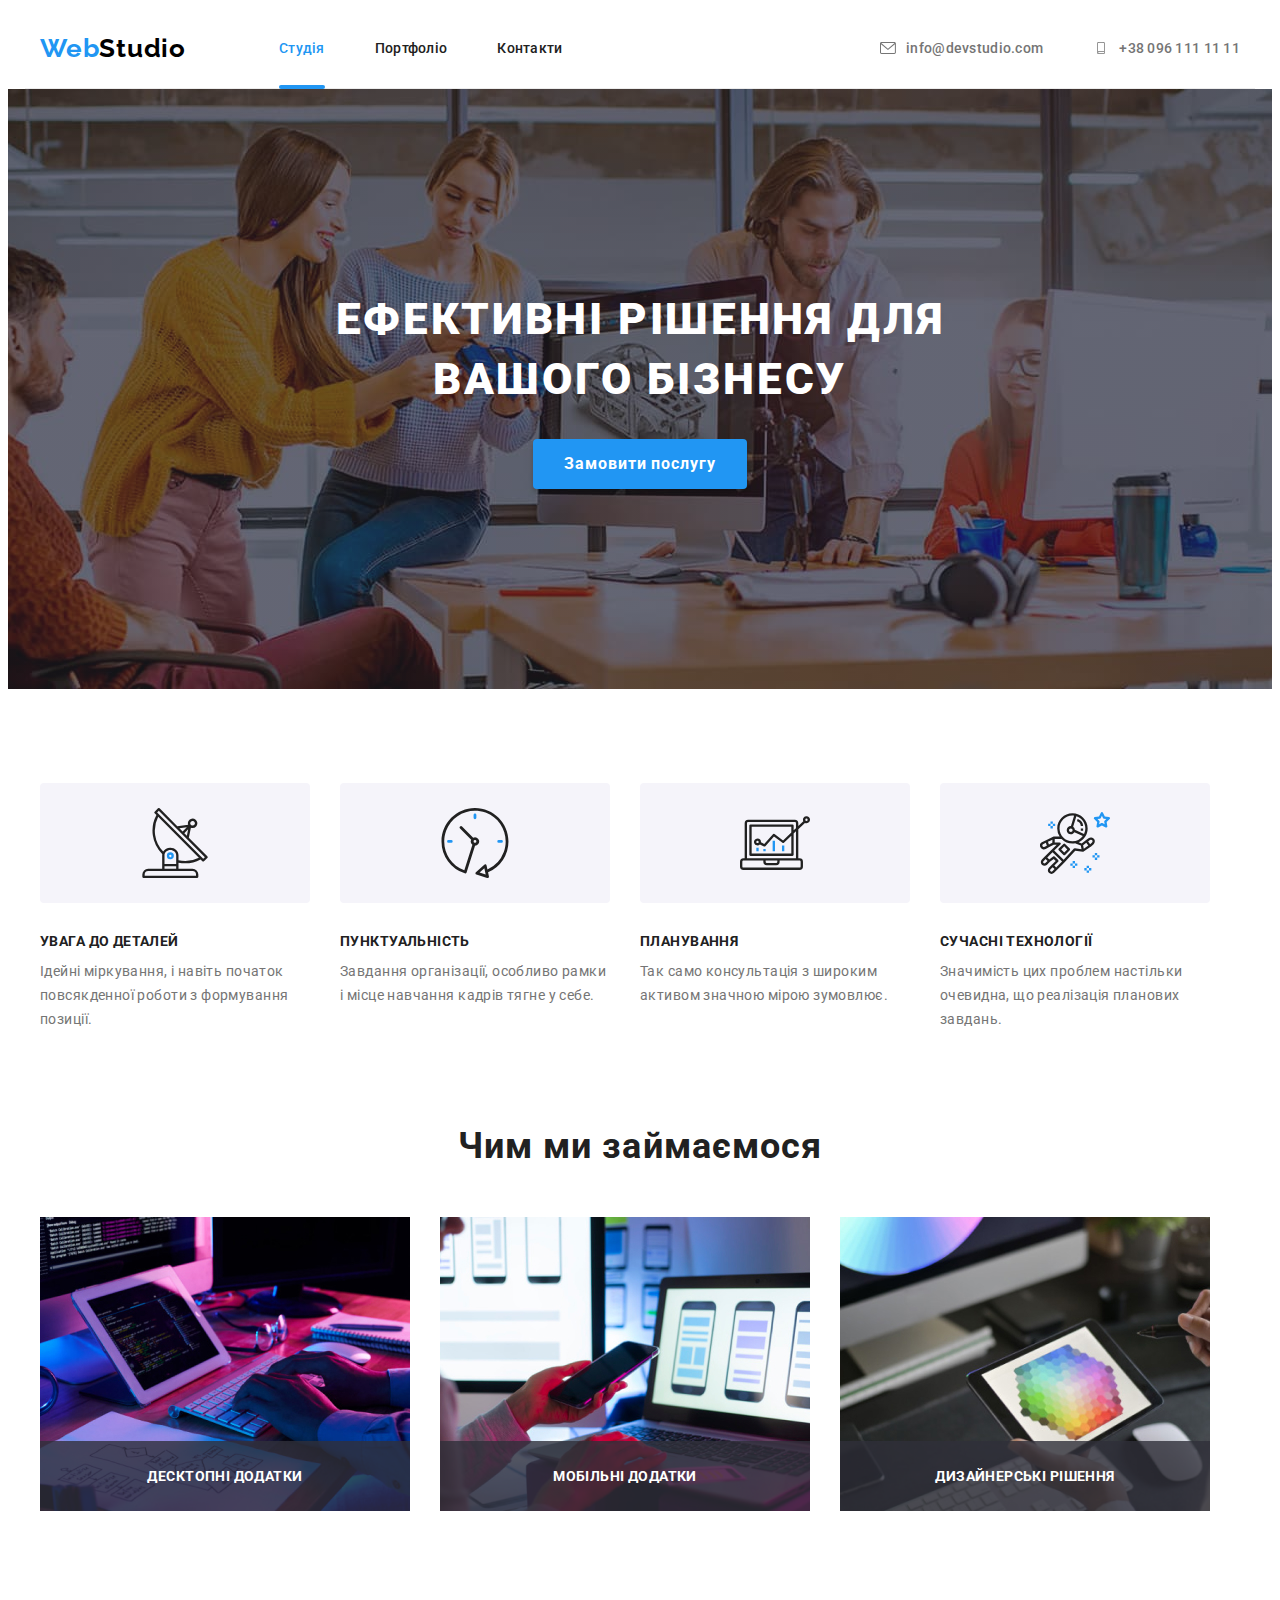
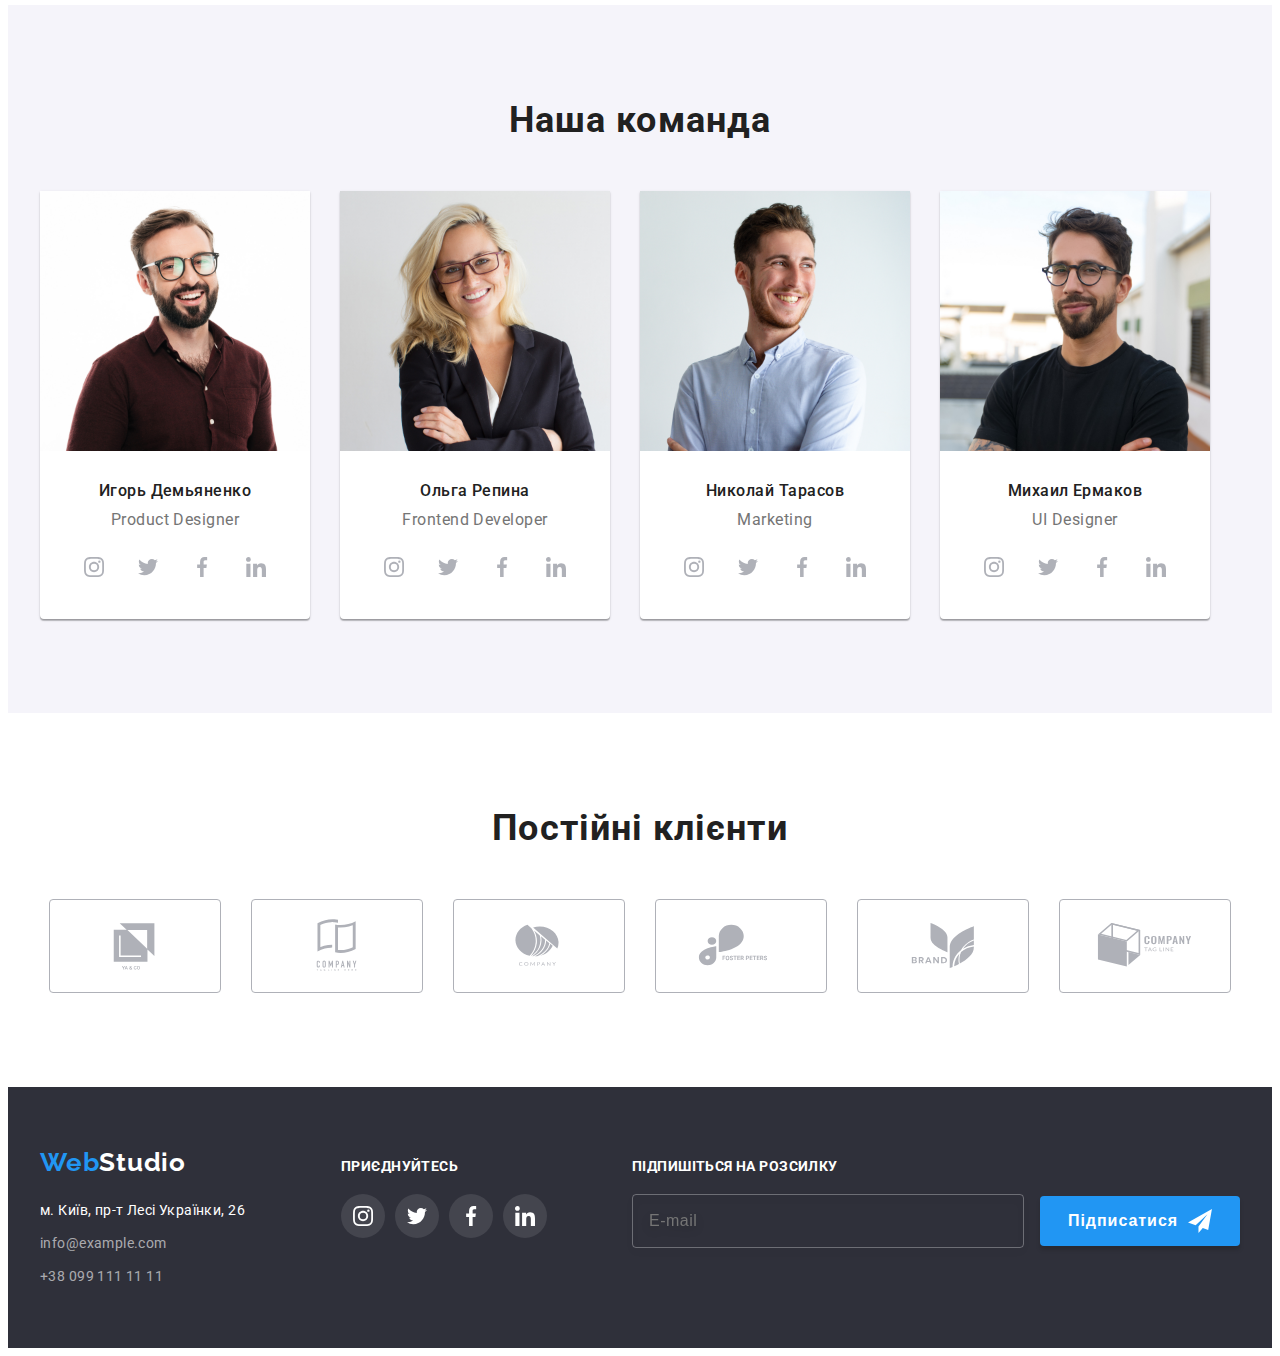
<file: index.html>
<!DOCTYPE html>
<html lang="uk">
  <head>
    <meta charset="UTF-8" />
    <meta http-equiv="X-UA-Compatible" content="IE=edge" />
    <meta name="viewport" content="width=device-width, initial-scale=1.0" />
    <!-- Fonts start -->
    <link rel="preconnect" href="https://fonts.googleapis.com" />
    <link rel="preconnect" href="https://fonts.gstatic.com" crossorigin />
    <link
      href="https://fonts.googleapis.com/css2?family=Raleway:wght@700&family=Roboto:wght@400;500;700;900&display=swap"
      rel="stylesheet"
    />
    <!-- Fonts end -->

    <!-- Normalize start -->
    <link
      rel="stylesheet"
      href="https://cdnjs.cloudflare.com/ajax/libs/modern-normalize/1.1.0/modern-normalize.min.css"
      integrity="sha512-wpPYUAdjBVSE4KJnH1VR1HeZfpl1ub8YT/NKx4PuQ5NmX2tKuGu6U/JRp5y+Y8XG2tV+wKQpNHVUX03MfMFn9Q=="
      crossorigin="anonymous"
      referrerpolicy="no-referrer"
    />
    <!-- Normalize end -->

    <!-- Animation start -->
    <link
    rel="stylesheet"
    href="https://cdnjs.cloudflare.com/ajax/libs/animate.css/4.1.1/animate.min.css"
  />
  <!-- Animation end -->

    <link rel="stylesheet" href="./css/styles.css" />
    <title>WebStudio</title>
  </head>
  <body data-page>
    <!-- Header section -->
    <header class="header">
      <div class="container header-container">
        <a class="logo link header-logo" href="./index.html" lang="en"
          >Web<span class="word">Studio</span></a
        >

        <nav class="header-nav">
          <ul class="header-list list">
            <li class="header-item">
              <a class="header-link header-link-current link" href="./index.html">Студія</a>
            </li>
            <li class="header-item">
              <a class="header-link link" href="./portfolio.html">Портфоліо</a>
            </li>
            <li class="header-item">
              <a class="header-link link" href="#contacts">Контакти</a>
            </li>
          </ul>
        </nav>

        <ul class="contacts list">
          <li class="contacts-item">
            <a 
              class="contacts-link link" 
              href="mailto:info@devstudio.com">
              <svg class="contacts-icon" width="16" height="12">
                <use href="./images/icons.svg#envelope"></use>
              </svg>
              info@devstudio.com
            </a>
          </li>
          <li class="contacts-item">
            <a class="contacts-link link" href="tel:+380961111111">
              <svg class="contacts-icon" width="16" height="12">
                <use href="./images/icons.svg#smartphone"></use>
              </svg>
              +38 096 111 11 11
            </a>
          </li>
        </ul>
      </div>
    </header>
    <!-- Main section -->
    <main>
      <section class="hero-section">
        <div class="container">
          <h1 class="hero-title">Ефективні рішення для вашого бізнесу</h1>
          <button class="hero-btn animate__animated animate__pulse animate__delay-2s" type="button" data-modal-open>Замовити послугу</button>
        </div>
      </section>

      <section class="features section">
        <div class="container">
          <ul class="features-list list">
            <li class="features-item">
              <div class="thumb">
                <svg class="features-icon" width="70" height="70">
                  <use href="./images/icons.svg#antenna"></use>
                </svg>
              </div>
              <h3 class="features-title">УВАГА ДО ДЕТАЛЕЙ</h3>
              <p class="features-text text">
                Ідейні міркування, і навіть початок повсякденної роботи з формування позиції.
              </p>
            </li>

            <li class="features-item">
              <div class="thumb">
                <svg class="features-icon" width="70" height="70">
                  <use href="./images/icons.svg#clock"></use>
                </svg>
              </div>
              <h3 class="features-title">ПУНКТУАЛЬНІСТЬ</h3>
              <p class="features-text text">
                Завдання організації, особливо рамки і місце навчання кадрів тягне у себе.
              </p>
            </li>

            <li class="features-item">
              <div class="thumb">
                <svg class="features-icon" width="70" height="70">
                  <use href="./images/icons.svg#diagram"></use>
                </svg>
              </div>
              <h3 class="features-title">ПЛАНУВАННЯ</h3>
              <p class="features-text text">
                Так само консультація з широким активом значною мірою зумовлює.
              </p>
            </li>

            <li class="features-item">
              <div class="thumb">
                <svg class="features-icon" width="70" height="70">
                  <use href="./images/icons.svg#astronaut"></use>
                </svg>
              </div>
              <h3 class="features-title">СУЧАСНІ ТЕХНОЛОГІЇ</h3>
              <p class="features-text text">
                Значимість цих проблем настільки очевидна, що реалізація планових завдань.
              </p>
            </li>
          </ul>
        </div>
      </section>

      <section class="occupation" id="studio">
        <div class="container">
          <h2 class="occupation-title title">Чим ми займаємося</h2>

          <ul class="occupation-list list">
            <li class="occupation-item">
              <img
                class="occupation-img"
                src="./images/computer.jpg.jpg"
                alt="Планшет с клавиатурой"
                width="370"
                height="294"
              />
                <div class="occupation-overlay">
                  <p class="occupation-text">Десктопні додатки</p>
                </div>
            </li>

            <li class="occupation-item">
              <img
                class="occupation-img"
                src="./images/computer2.jpg.jpg"
                alt="Ноутбук"
                width="370"
                height="294"
              />
              <div class="occupation-overlay">
                <p class="occupation-text">Мобільні додатки</p>
              </div>
            </li>

            <li class="occupation-item">
              <img
                class="occupation-img"
                src="./images/computer3.jpg.jpg"
                alt="Планшет с цветной картинкой"
                width="370"
                height="294"
              />
              <div class="occupation-overlay">
                <p class="occupation-text">Дизайнерські рішення</p>
              </div>
            </li>
          </ul>
        </div>
      </section>

      <section class="team section">
        <div class="container">
          <h2 class="team-title title">Наша команда</h2>
          <ul class="team-list list">
            <li class="team-item">
              <img
                class="team-img"
                src="./images/igor.jpg"
                alt="Игорь Демьяненко"
                width="270"
                height="260"
              />
              <div class="team-wrapper">
                <h3 class="team-name">Игорь Демьяненко</h3>
                <p class="team-description" lang="en">Product Designer</p>
                <ul class="socials list">
                  <li class="socials-item">
                    <a
                      class="socials-link link"
                      href="instagram.com"
                      target="_blank"
                      rel="noopener noreferrer"
                      aria-label="instagram"
                    >
                    <svg class="socials-icon" width="20" height="20">
                      <use href="./images/icons.svg#instagram"></use>
                    </svg>
                    </a>
                  </li>
                  <li class="socials-item">
                    <a
                      class="socials-link link"
                      href="twitter.com"
                      target="_blank"
                      rel="noopener noreferrer"
                      aria-label="twitter"
                    >
                    <svg class="socials-icon" width="20" height="20">
                      <use href="./images/icons.svg#twitter"></use>
                    </svg>
                    </a>
                  </li>
                  <li class="socials-item">
                    <a
                      class="socials-link link"
                      href="facebook.com"
                      target="_blank"
                      rel="noopener noreferrer"
                      aria-label="facebook"
                    >
                    <svg class="socials-icon" width="20" height="20">
                      <use href="./images/icons.svg#facebook"></use>
                    </svg>
                    </a>
                  </li>
                  <li class="socials-item">
                    <a
                      class="socials-link link"
                      href="linkedin.com"
                      target="_blank"
                      rel="noopener noreferrer"
                      aria-label="linkedin"
                    >
                    <svg class="socials-icon" width="20" height="20">
                      <use href="./images/icons.svg#linkedin"></use>
                    </svg>
                    </a>
                  </li>
                </ul>
              </div>
            </li>

            <li class="team-item">
              <img
                class="team-img"
                src="./images/olga.jpg"
                alt="Ольга Репина"
                width="270"
                height="260"
              />
              <div class="team-wrapper">
                <h3 class="team-name">Ольга Репина</h3>
                <p class="team-description" lang="en">Frontend Developer</p>
                <ul class="socials list">
                  <li class="socials-item">
                    <a
                      class="socials-link link"
                      href="instagram.com"
                      target="_blank"
                      rel="noopener noreferrer"
                      aria-label="instagram"
                    >
                    <svg class="socials-icon" width="20" height="20">
                      <use href="./images/icons.svg#instagram"></use>
                    </svg>
                    </a>
                  </li>
                  <li class="socials-item">
                    <a
                      class="socials-link link"
                      href="twitter.com"
                      target="_blank"
                      rel="noopener noreferrer"
                      aria-label="twitter"
                    >
                    <svg class="socials-icon" width="20" height="20">
                      <use href="./images/icons.svg#twitter"></use>
                    </svg>
                    </a>
                  </li>
                  <li class="socials-item">
                    <a
                      class="socials-link link"
                      href="facebook.com"
                      target="_blank"
                      rel="noopener noreferrer"
                      aria-label="facebook"
                    >
                    <svg class="socials-icon" width="20" height="20">
                      <use href="./images/icons.svg#facebook"></use>
                    </svg>
                    </a>
                  </li>
                  <li class="socials-item">
                    <a
                      class="socials-link link"
                      href="linkedin.com"
                      target="_blank"
                      rel="noopener noreferrer"
                      aria-label="linkedin"
                    >
                    <svg class="socials-icon" width="20" height="20">
                      <use href="./images/icons.svg#linkedin"></use>
                    </svg>
                    </a>
                  </li>
                </ul>
              </div>
            </li>

            <li class="team-item">
              <img
                class="team-img"
                src="./images/nikolay.jpg"
                alt="Николай Тарасов"
                width="270"
                height="260"
              />
              <div class="team-wrapper">
                <h3 class="team-name">Николай Тарасов</h3>
                <p class="team-description" lang="en">Marketing</p>
                <ul class="socials list">
                  <li class="socials-item">
                    <a
                      class="socials-link link"
                      href="instagram.com"
                      target="_blank"
                      rel="noopener noreferrer"
                      aria-label="instagram"
                    >
                    <svg class="socials-icon" width="20" height="20">
                      <use href="./images/icons.svg#instagram"></use>
                    </svg>
                    </a>
                  </li>
                  <li class="socials-item">
                    <a
                      class="socials-link link"
                      href="twitter.com"
                      target="_blank"
                      rel="noopener noreferrer"
                      aria-label="twitter"
                    >
                    <svg class="socials-icon" width="20" height="20">
                      <use href="./images/icons.svg#twitter"></use>
                    </svg>
                    </a>
                  </li>
                  <li class="socials-item">
                    <a
                      class="socials-link link"
                      href="facebook.com"
                      target="_blank"
                      rel="noopener noreferrer"
                      aria-label="facebook"
                    >
                    <svg class="socials-icon" width="20" height="20">
                      <use href="./images/icons.svg#facebook"></use>
                    </svg>
                    </a>
                  </li>
                  <li class="socials-item">
                    <a
                      class="socials-link link"
                      href="linkedin.com"
                      target="_blank"
                      rel="noopener noreferrer"
                      aria-label="linkedin"
                    >
                    <svg class="socials-icon" width="20" height="20">
                      <use href="./images/icons.svg#linkedin"></use>
                    </svg>
                    </a>
                  </li>
                </ul>
              </div>
            </li>

            <li class="team-item">
              <img
                class="team-img"
                src="./images/miсhael.jpg"
                alt="Михаил Ермаков"
                width="270"
                height="260"
              />
              <div class="team-wrapper">
                <h3 class="team-name">Михаил Ермаков</h3>
                <p class="team-description" lang="en">UI Designer</p>
                <ul class="socials list">
                  <li class="socials-item">
                    <a
                      class="socials-link link"
                      href="instagram.com"
                      target="_blank"
                      rel="noopener noreferrer"
                      aria-label="instagram"
                    >
                    <svg class="socials-icon" width="20" height="20">
                      <use href="./images/icons.svg#instagram"></use>
                    </svg>
                    </a>
                  </li>
                  <li class="socials-item">
                    <a
                      class="socials-link link"
                      href="twitter.com"
                      target="_blank"
                      rel="noopener noreferrer"
                      aria-label="twitter"
                    >
                    <svg class="socials-icon" width="20" height="20">
                      <use href="./images/icons.svg#twitter"></use>
                    </svg>
                    </a>
                  </li>
                  <li class="socials-item">
                    <a
                      class="socials-link link"
                      href="facebook.com"
                      target="_blank"
                      rel="noopener noreferrer"
                      aria-label="facebook"
                    >
                    <svg class="socials-icon" width="20" height="20">
                      <use href="./images/icons.svg#facebook"></use>
                    </svg>
                    </a>
                  </li>
                  <li class="socials-item">
                    <a
                      class="socials-link link"
                      href="linkedin.com"
                      target="_blank"
                      rel="noopener noreferrer"
                      aria-label="linkedin"
                    >
                    <svg class="socials-icon" width="20" height="20">
                      <use href="./images/icons.svg#linkedin"></use>
                    </svg>
                    </a>
                  </li>
                </ul> 
              </div>  
            </ul>  
        </div>
      </section>

      <section class="clients section">
        <div class="container">
          <h2 class="clients-title title">Постійні клієнти</h2>
          <ul class="clients-list list">
            <li class="clients-item">
              <a 
                class="clients-link link"
                href="#"
                target="_blank"
                rel="noopener noreferrer"
                aria-label="company-logo-1" 
              >
              <svg class="clients-icon" width="106" height="60">
                   <use href="./images/icons.svg#logo-1"></use>
              </svg>
              </a>
            </li>
            <li class="clients-item">
              <a 
                class="clients-link link"
                href="#"
                target="_blank"
                rel="noopener noreferrer"
                aria-label="company-logo-2" 
              >
              <svg class="clients-icon" width="106" height="60">
                   <use href="./images/icons.svg#logo-2"></use>
              </svg>
              </a>
            </li>
            <li class="clients-item">
              <a 
                class="clients-link link"
                href="#"
                target="_blank"
                rel="noopener noreferrer"
                aria-label="company-logo-3" 
              >
              <svg class="clients-icon" width="106" height="60">
                   <use href="./images/icons.svg#logo-3"></use>
              </svg>
              </a>
            </li>
            <li class="clients-item">
              <a 
                class="clients-link link"
                href="#"
                target="_blank"
                rel="noopener noreferrer"
                aria-label="poster-peters" 
              >
              <svg class="clients-icon" width="106" height="60">
                   <use href="./images/icons.svg#logo-4"></use>
              </svg>
              </a>
            </li>
            <li class="clients-item">
              <a 
                class="clients-link link"
                href="#"
                target="_blank"
                rel="noopener noreferrer"
                aria-label="brand" 
              >
              <svg class="clients-icon" width="106" height="60">
                   <use href="./images/icons.svg#logo-5"></use>
              </svg>
              </a>
            </li>
            <li class="clients-item">
              <a 
                class="clients-link link"
                href="#"
                target="_blank"
                rel="noopener noreferrer"
                aria-label="company-tag-lane" 
              >
              <svg class="clients-icon" width="106" height="60">
                   <use href="./images/icons.svg#logo-6"></use>
              </svg>
              </a>
            </li>
          </ul>
        </div>
      </section>
    </main>
    <!-- Footer section -->
    <footer class="footer">
      <div class="container">
        <div class="footer-contr">
          <div class="address-contr">
        <a class="footer-logo logo link" href="./index.html" lang="en">Web<span class="footer-word">Studio</span></a>
        

        <address class="address" id="contacts">
          <p class="address-text text">м. Київ, пр-т Лесі Українки, 26</p>

          <ul class="address-list list">
            <li class="address-item">
              <a class="address-link text link link-mail" href="maito:info@example.com"
                >info@example.com</a>
            </li>
            <li class="address-item">
              <a class="address-link text link" href="tel:+38091111111">+38 099 111 11 11</a>
            </li>
          </ul>
        </address>
          </div>

          <div class="footer-socials">
            <p class="footer-text">приєднуйтесь</p>
            <ul class="address-socials-list list">
              <li class="address-socials-item">
                <a 
                class="address-socials-link link"
                href="instagram.com"
                target="_blank"
                rel="noopener noreferrer"
                aria-label="instagram"
                >
                <svg class="footer-icon" width="20" height="20">
                  <use href="./images/icons.svg#instagram"></use>
                </svg>
              </a>
              </li>
              <li class="address-socials-item">
                <a 
                class="address-socials-link link"
                href="twitter.com"
                target="_blank"
                rel="noopener noreferrer"
                aria-label="twitter"
                >
                <svg class="footer-icon" width="20" height="20">
                  <use href="./images/icons.svg#twitter"></use>
                </svg>
              </a>
              </li>
              <li class="address-socials-item">
                <a 
                class="address-socials-link link"
                href="facebook.com"
                target="_blank"
                rel="noopener noreferrer"
                aria-label="facebook"
                >
                <svg class="footer-icon" width="20" height="20">
                  <use href="./images/icons.svg#facebook"></use>
                </svg>
              </a>
              </li>
              <li class="address-socials-item">
                <a 
                class="address-socials-link link"
                href="linkedin.com"
                target="_blank"
                rel="noopener noreferrer"
                aria-label="linkedin"
                >
                <svg class="footer-icon" width="20" height="20">
                  <use href="./images/icons.svg#linkedin"></use>
                </svg>
              </a>
              </li>
            </ul>
          </div>
          
          <!-- Form -->
          <div class="footer-form">
            <h2 class="footer-text">Підпишіться на розсилку</h2>
            
              <form class="form-container">
                <input 
                  class="footer-form-imput" 
                  type="email" 
                  name="footer-user-email" 
                  placeholder="E-mail" 
                  required/>
                <button class="footer-form-btn" type="submit">Підписатися
                  <svg class="footer-form-icon" width="24px" height="24px">
                    <use href="./images/icons.svg#tg-icon"></use>
                  </svg>
                </button>
              </form>
            
          </div>

          <!-- End -->
        </div>
      </div>
    </footer>

        <!-- Modal window -->
        <div class="backdrop is-hidden" data-modal>
          <div class="modal">
            <button class="modal-btn" data-modal-close>
              <svg class="modal-btn-icon" width="18" height="18">
                <use href="./images/icons.svg#icon-close"></use>
              </svg>
            </button>


            <form class="register-form">
              <strong class="register-form-title">Залиште свої дані, ми вам передзвонимо</strong>
              <div class="register-form-group" role="group">

              <label class="register-form-wrap">
                <span class="register-form-label">Ім'я</span>
                <input class="register-form-input" type="text" name="user-name" autofocus/>
                <svg class="register-form-icon" width="18" height="18">
                  <use href="./images/icons.svg#person-black"></use>
                </svg>
              </label>

              <label class="register-form-wrap">
                <span class="register-form-label">Телефон</span>
                <input class="register-form-input" type="tel" name="user-phone" />
                <svg class="register-form-icon" width="18" height="18">
                  <use href="./images/icons.svg#phone-black"></use>
                </svg>
              </label>

              <label class="register-form-wrap">
                <span class="register-form-label">Пошта</span>
                <input class="register-form-input" type="email" name="user-email" />
                <svg class="register-form-icon" width="18" height="18">
                  <use href="./images/icons.svg#email-black"></use>
                </svg>
              </label>

              <label class="register-form-wrap">
                <span class="register-form-label">Коментар</span>
                <textarea class="register-form-message" rows="5" placeholder="Введіть текст"></textarea>
              </label>
              </div>

              <label class="register-form-agreement">
                <input class="register-checkbox visually-hidden" type="checkbox" name="agreement"/>
                <svg class="register-icon" width="16" height="15">
                  <use class="register-icon-uncheck" href="./images/icons.svg#vector"></use>
                  <use class="register-icon-check" href="./images/icons.svg#icon-check"></use>
                </svg>
                <span class="register-form-agreement-text">
                  Погоджуюся з розсилкою та приймаю
                  <a class="register-form-agreement-link" href="">Умови договору</a>
                  </span>                
              </label>

              <button class="register-form-btn" type="submit">
                Відправити
              </button>
            </form>
          </div>
        </div>
    <script src="./js/modal.js"></script>   
  </body>
</html>
</file>
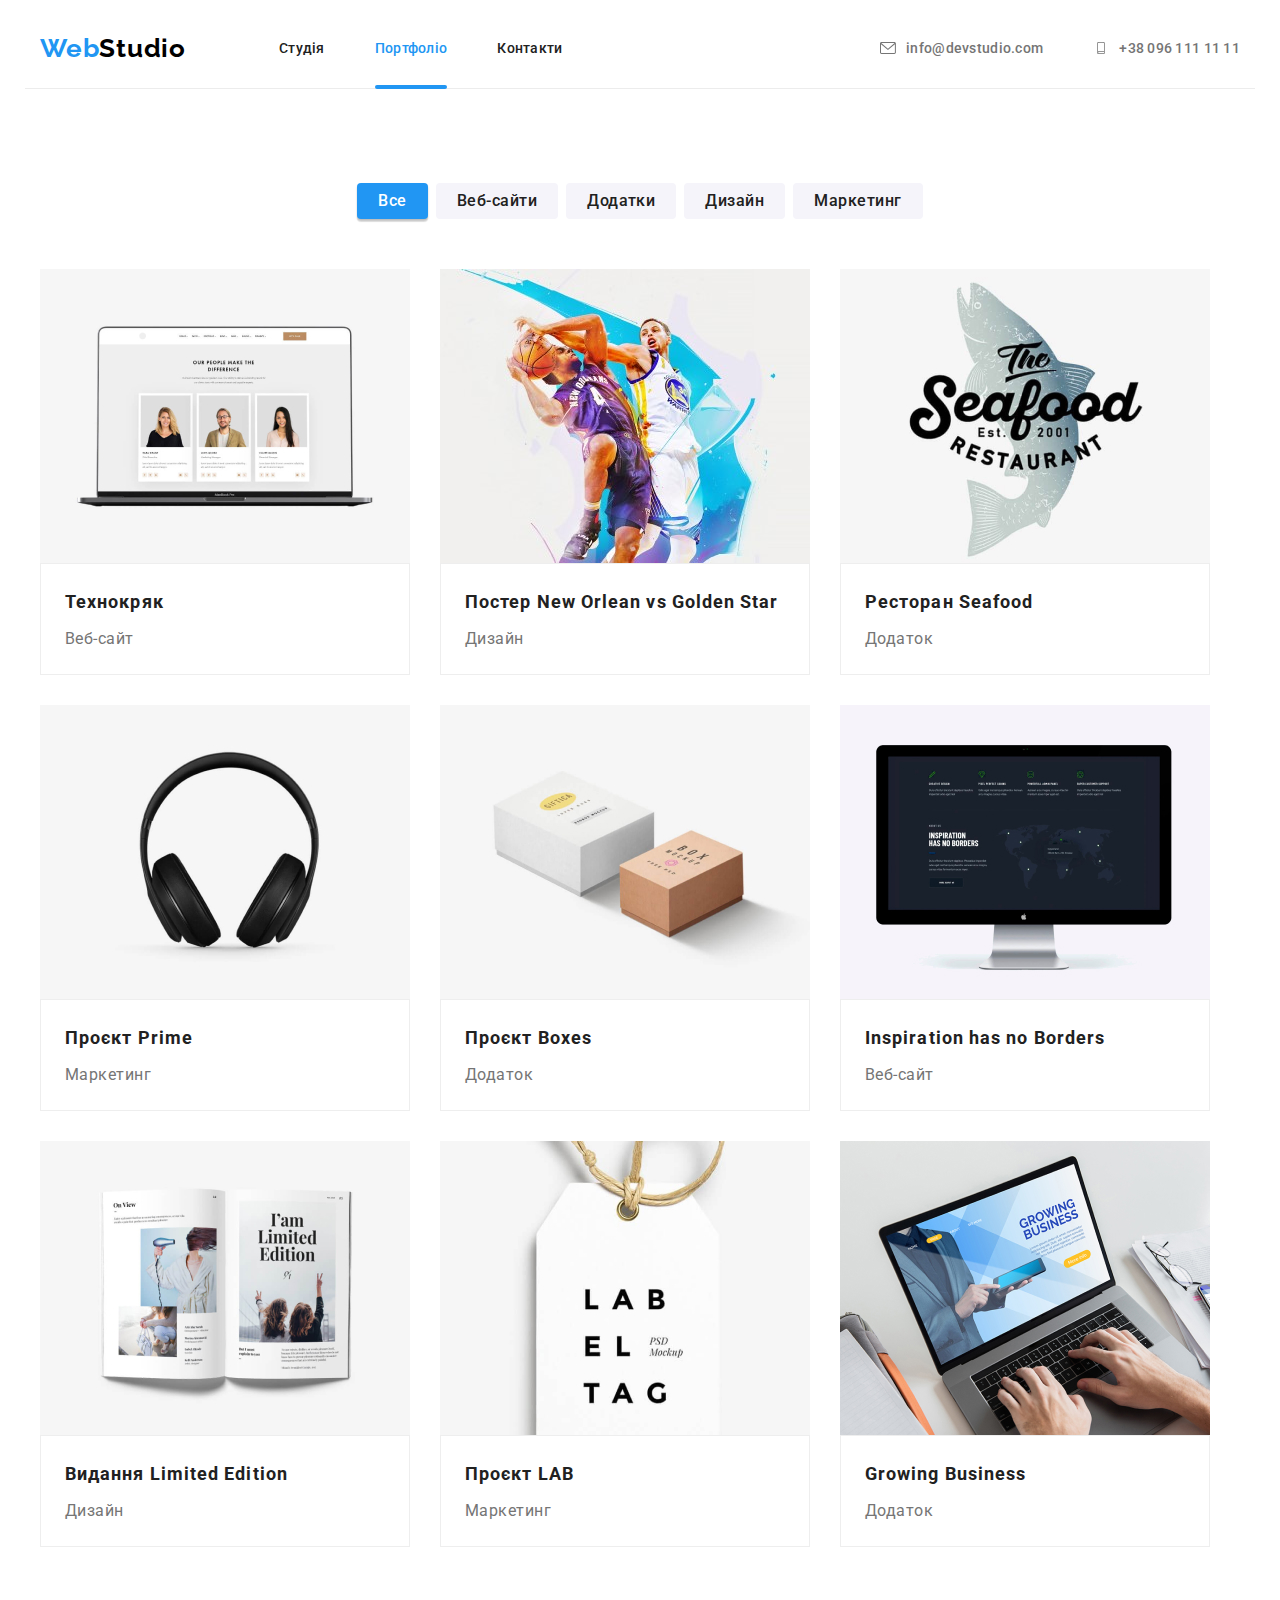
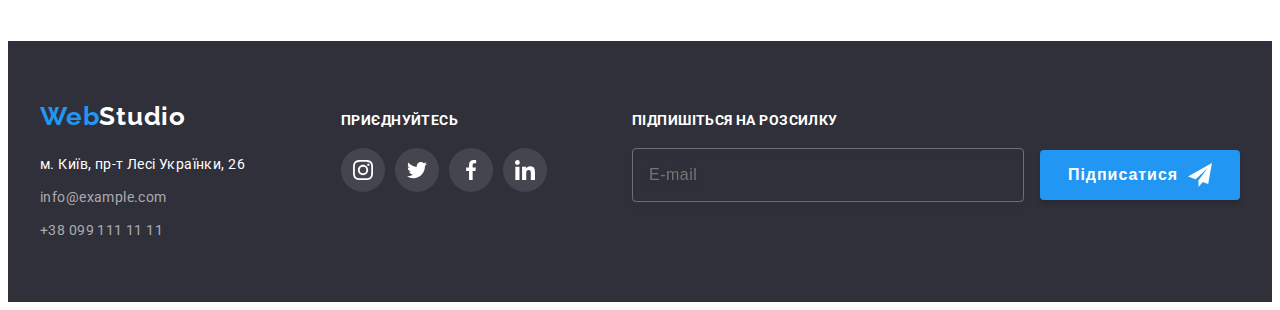
<file: portfolio.html>
<!DOCTYPE html>
<html lang="uk">
  <head>
    <meta charset="UTF-8" />
    <meta http-equiv="X-UA-Compatible" content="IE=edge" />
    <meta name="viewport" content="width=device-width, initial-scale=1.0" />
    <link rel="preconnect" href="https://fonts.googleapis.com" />
    <link rel="preconnect" href="https://fonts.gstatic.com" crossorigin />
    <link
      href="https://fonts.googleapis.com/css2?family=Raleway:wght@700&family=Roboto:wght@400;500;700;900&display=swap"
      rel="stylesheet"
    />

    <!-- Normalize start -->
    <link
      rel="stylesheet"
      href="https://cdnjs.cloudflare.com/ajax/libs/modern-normalize/1.1.0/modern-normalize.min.css"
      integrity="sha512-wpPYUAdjBVSE4KJnH1VR1HeZfpl1ub8YT/NKx4PuQ5NmX2tKuGu6U/JRp5y+Y8XG2tV+wKQpNHVUX03MfMFn9Q=="
      crossorigin="anonymous"
      referrerpolicy="no-referrer"
    />
    <!-- Normalize end -->

    <link rel="stylesheet" href="./css/styles.css" />
    <title>Portfolio</title>
  </head>
  <body>
    <!-- header section -->

    <header class="header">
      <div class="container header-container">
        <a class="logo link header-logo" href="./index.html" lang="en"
          >Web<span class="word">Studio</span></a
        >

        <nav class="header-nav">
          <ul class="header-list list">
            <li class="header-item">
              <a class="header-link  link" href="./index.html">Студія</a>
            </li>
            <li class="header-item">
              <a class="header-link header-link-current link" href="./portfolio.html">Портфоліо</a>
            </li>
            <li class="header-item">
              <a class="header-link link" href="#contacts">Контакти</a>
            </li>
          </ul>
        </nav>

        <ul class="contacts list">
          <li class="contacts-item">
            <a 
              class="contacts-link link" 
              href="mailto:info@devstudio.com">
              <svg class="contacts-icon" width="16" height="12">
                <use href="./images/icons.svg#envelope"></use>
              </svg>
              info@devstudio.com
            </a>
          </li>
          <li class="contacts-item">
            <a class="contacts-link link" href="tel:+380961111111">
              <svg class="contacts-icon" width="16" height="12">
                <use href="./images/icons.svg#smartphone"></use>
              </svg>
              +38 096 111 11 11
            </a>
          </li>
        </ul>
      </div>
    </header>

    <!-- main section -->
    <main>
      <section class="section">
        <div class="container">
          <ul class="btn-list list">
            <li class="btn-item">
              <button class="portfolio-btn btn-active-current" type="button">Все</button>
            </li>
            <li class="btn-item">
              <button class="portfolio-btn" type="button">Веб-сайти</button>
            </li>
            <li class="btn-item">
              <button class="portfolio-btn" type="button">Додатки</button>
            </li>
            <li class="btn-item">
              <button class="portfolio-btn" type="button">Дизайн</button>
            </li>
            <li class="btn-item">
              <button class="portfolio-btn" type="button">Маркетинг</button>
            </li>
          </ul>

          <ul class="portfolio-list list">
            <li class="portfolio-item">
              <a class="portfolio-link link" href="#" target="_blank" rel="noopener noreferrer">
                <div class="portfolio-cards">
                <img
                src="./images/Portfolio/img.jpg"
                alt="Карточки трьох працівників"
                width="370"
                height="294"
              />
              <div class="overlay"> 
                <p class="overlay-text">Ресурс пропонує комплексні пропозиції з різним рівнем функціоналу та сервісів. Все це дозволить відвідувачу отримати вичерпні відомості про компанію чи приватну особу.</p>
              </div>
              </div>
              <div class="portfolio-wrapper">
                <h2 class="portfolio-title">Технокряк</h2>
                <p class="portfolio-text">Веб-сайт</p>
              </div>
              </a>
            </li>
            <li class="portfolio-item">
              <a class="portfolio-link link" href="#" target="_blank" rel="noopener noreferrer">
              <img
                src="./images/Portfolio/players.jpg"
                alt="Два баскетболіста"
                width="370"
                height="294"
              />
              <div class="portfolio-wrapper">
                <h2 class="portfolio-title" lang="en">Постер New Orlean vs Golden Star</h2>
                <p class="portfolio-text">Дизайн</p>
              </div>
              </a>
            </li>
            <li class="portfolio-item"> 
              <a class="portfolio-link link" href="#" target="_blank" rel="noopener noreferrer">
              <img
                src="./images/Portfolio/restaurant.jpg"
                alt="Логотип ресторану"
                width="370"
                height="294"
              />
              <div class="portfolio-wrapper">
                <h2 class="portfolio-title" lang="en">Ресторан Seafood</h2>
                <p class="portfolio-text">Додаток</p>
              </div>
              </a>
            </li>
            <li class="portfolio-item">
              <a class="portfolio-link link" href="#" target="_blank" rel="noopener noreferrer">
              <img 
                src="./images/Portfolio/prime.jpg" 
                alt="Навушники" 
                width="370" 
                height="294" />
              <div class="portfolio-wrapper">
                <h2 class="portfolio-title">Проєкт Prime</h2>
                <p class="portfolio-text">Маркетинг</p>
              </div>
              </a>
            </li>
            <li class="portfolio-item">
              <a class="portfolio-link link" href="#" target="_blank" rel="noopener noreferrer">
              <img 
                src="./images/Portfolio/boxes.jpg" 
                alt="Бокси" 
                width="370" 
                height="294" />
              <div class="portfolio-wrapper">
                <h2 class="portfolio-title">Проєкт Boxes</h2>
                <p class="portfolio-text">Додаток</p>
              </div>
              </a>
            </li>
            <li class="portfolio-item">
              <a class="portfolio-link link" href="#" target="_blank" rel="noopener noreferrer">
              <img
                src="./images/Portfolio/computer.jpg"
                alt="Монітор"
                width="370"
                height="294"
              />
              <div class="portfolio-wrapper">
                <h2 class="portfolio-title" lang="en">Inspiration has no Borders</h2>
                <p class="portfolio-text">Веб-сайт</p>
              </div>
              </a>
            </li>
            <li class="portfolio-item">
              <a class="portfolio-link link" href="#" target="_blank" rel="noopener noreferrer">
              <img
                src="./images/Portfolio/book.jpg"
                alt="Розкрита книга"
                width="370"
                height="294"
              />
              <div class="portfolio-wrapper">
                <h2 class="portfolio-title" lang="en">Видання Limited Edition</h2>
                <p class="portfolio-text">Дизайн</p>
              </div>
              </a>
            </li>
            <li class="portfolio-item">
              <a class="portfolio-link link" href="#" target="_blank" rel="noopener noreferrer">
              <img
                src="./images/Portfolio/lab.jpg"
                alt="Логотип проєкта ЛАБ"
                width="370"
                height="294"
              />
              <div class="portfolio-wrapper">
                <h2 class="portfolio-title" lang="en">Проєкт LAB</h2>
                <p class="portfolio-text">Маркетинг</p>
              </div>
              </a>
            </li>
            <li class="portfolio-item">
              <a class="portfolio-link link" href="#" target="_blank" rel="noopener noreferrer">
              <img
                src="./images/Portfolio/notebook.jpg"
                alt="Ноутбук"
                width="370"
                height="294"
              />
              <div class="portfolio-wrapper">
                <h2 class="portfolio-title" lang="en">Growing Business</h2>
                <p class="portfolio-text">Додаток</p>
              </div>
              </a>
            </li>
          </ul>
        </div>
      </section>
    </main>

    <!-- footer section -->

    <footer class="footer">
      <div class="container">
        <div class="footer-contr">
          <div class="address-contr">
        <a class="footer-logo logo link" href="./index.html" lang="en">Web<span class="footer-word">Studio</span></a>
        

        <address class="address" id="contacts">
          <p class="address-text text">м. Київ, пр-т Лесі Українки, 26</p>

          <ul class="address-list list">
            <li class="address-item">
              <a class="address-link text link link-mail" href="maito:info@example.com"
                >info@example.com</a>
            </li>
            <li class="address-item">
              <a class="address-link text link" href="tel:+38091111111">+38 099 111 11 11</a>
            </li>
          </ul>
        </address>
          </div>

          <div class="footer-socials">
            <p class="footer-text">приєднуйтесь</p>
            <ul class="address-socials-list list">
              <li class="address-socials-item">
                <a 
                class="address-socials-link link"
                href="instagram.com"
                target="_blank"
                rel="noopener noreferrer"
                aria-label="instagram"
                >
                <svg class="footer-icon" width="20" height="20">
                  <use href="./images/icons.svg#instagram"></use>
                </svg>
              </a>
              </li>
              <li class="address-socials-item">
                <a 
                class="address-socials-link link"
                href="twitter.com"
                target="_blank"
                rel="noopener noreferrer"
                aria-label="twitter"
                >
                <svg class="footer-icon" width="20" height="20">
                  <use href="./images/icons.svg#twitter"></use>
                </svg>
              </a>
              </li>
              <li class="address-socials-item">
                <a 
                class="address-socials-link link"
                href="facebook.com"
                target="_blank"
                rel="noopener noreferrer"
                aria-label="facebook"
                >
                <svg class="footer-icon" width="20" height="20">
                  <use href="./images/icons.svg#facebook"></use>
                </svg>
              </a>
              </li>
              <li class="address-socials-item">
                <a 
                class="address-socials-link link"
                href="linkedin.com"
                target="_blank"
                rel="noopener noreferrer"
                aria-label="linkedin"
                >
                <svg class="footer-icon" width="20" height="20">
                  <use href="./images/icons.svg#linkedin"></use>
                </svg>
              </a>
              </li>
            </ul>
          </div>

                    <!-- Form -->
                    <div class="footer-form">
                      <h2 class="footer-text">Підпишіться на розсилку</h2>
                      <div class="form-wrap">
                        <form class="form-container">
                          <input 
                            class="footer-form-imput" 
                            type="email" 
                            name="footer-user-email" 
                            placeholder="E-mail" 
                            required/>
                          <button class="footer-form-btn" type="submit">Підписатися
                            <svg class="footer-form-icon" width="24px" height="24px">
                              <use href="./images/icons.svg#tg-icon"></use>
                            </svg>
                          </button>
                        </form>
                      </div>
                    </div>
          
                    <!-- End -->
        </div>
      </div>
    </footer>
  </body>
</html>
</file>
<file: css/styles.css>
:root {
    /* fonts */
    --main-font: 'Roboto', sans-serif;
    --secondary-font: 'Raleway', sans-serif;

    /* text colors */
    --main-txt-cl: #212121;
    --accent-color: #2196F3;
    --secondary-txt-cl: #FFFFFF;
    --minor-txt-cl: #757575;

    /* bg colors */
    --light-bg-cl: #F5F4FA; 
    --dark-bg-cl: #2F303A; 
    
   /* others */
    --indent: 30px;
    --items: 3;
    --animation: 250ms cubic-bezier(0.4, 0, 0.2, 1);

}

body {
    font-family: var(--main-font);
    color: var(--main-txt-cl);
}

.no-scroll {
   overflow: hidden;
}
 
/* reset styles */
.link {
text-decoration: none;
}

h1, h2,h3,h4,h5,h6,p {
   margin: 0;
}

img {
   display: block;
}

.list {
list-style: none;
padding: 0;
margin: 0;
}

.visually-hidden {
   position: absolute;
   white-space: nowrap;
   width: 1px;
   height: 1px;
   overflow: hidden;
   border: 0;
   padding: 0;
   clip: rect(0 0 0 0);
   clip-path: inset(50%);
   margin: -1px;
}

/* base styles */

.section {
   padding-top: 94px;
   padding-bottom: 94px;
}


.container {
   width: 1200px;
   padding-left: 15px;
   padding-right: 15px;
   margin-left: auto;
   margin-right: auto;

   /* outline: 2px solid red; */
}

.text {
    font-size: 14px;
    line-height: calc(24 / 14);
    letter-spacing: 0.03em;
 }

/* Header section */

.header-container {
   display: flex;
   align-items: center;
   border-bottom: 1px solid #ECECEC;;
}

.logo {
    font-family: var(--secondary-font);
    font-weight: 700;
    font-size: 26px;
    line-height: calc(31 / 26);
    letter-spacing: 0.03em;
    color: var(--accent-color); 
}

.header-logo {
   margin-right: 93px;
}

.logo.link > .word {
    color: #000000;
}

.header-nav {
   margin-right: auto;
}

.header-list {
   display: flex;
   gap: 50px;
}

.header-item {
   position: relative;
}

.header-link { 
   display: block;
   padding-top: 32px;
   padding-bottom: 32px;

    font-weight: 500;
    font-size: 14px;
    line-height: calc(16 / 14);
    letter-spacing: 0.02em;
    color: var(--main-txt-cl);
    
    transition: color var(--animation);
}

 .header-link:hover,
 .header-link:focus,
 .contacts-link:hover,
 .contacts-link:focus,
 .address-link:hover,
 .address-link:focus {
    color: var(--accent-color);
 }

 .header-link-current {
    color: var(--accent-color);
 }

 .header-link-current::after {
   content: '';
   display: block;
   position: absolute;
   bottom: -1px;
   width: 100%;
   height: 4px;
   border-radius: 2px;
   background-color: var(--accent-color);
 } 


 .contacts {
   display: flex;
   gap: 50px;
 }

 .contacts-link {
   display: flex;
   align-items: center;
   padding-top: 32px;
   padding-bottom: 32px;

   font-weight: 500;
   font-size: 14px;
   line-height: calc(16 / 14);
   letter-spacing: 0.02em;
   color: var(--minor-txt-cl);

   transition: color var(--animation);
 }

 /* Hero section */

 .hero-section {
    max-width: 1600px;
    padding-top: 200px;
    padding-bottom: 200px;
    margin: 0 auto;
    background-color: var(--dark-bg-cl);
    background-image: linear-gradient(to right, rgba(47, 48, 58, 0.4), rgba(47, 48, 58, 0.4)),
      url('../images/logo-opt.jpg');
    background-repeat: no-repeat;
    background-position: center;
    background-size: cover;
 }

 .hero-title {
    width: 696px;
    margin-bottom: 30px;
    margin-left: auto;
    margin-right: auto;

    font-weight: 900;
    font-size: 44px;
    line-height: calc(60 / 44);
    text-align: center;
    letter-spacing: 0.06em;
    text-transform: uppercase;
    color: var(--secondary-txt-cl);
 }

 .hero-btn {
    display: block;
    margin: 0 auto;

    max-width: 250px;
    min-width: 200px;
    min-height: 50px;
    padding: 9px 31px;

    font-family: inherit;
    font-weight: 700;
    font-size: 16px;
    line-height: calc(30 / 16);
    letter-spacing: 0.06em;
    background-color: var(--accent-color);
    color: var(--secondary-txt-cl);
    border: transparent;
    box-shadow: 0px 4px 4px rgba(0, 0, 0, 0.15);
    border-radius: 4px;
    cursor: pointer;

    /* transition-property: background-color;
    transition-duration: 250ms;
    transition-timing-function: cubic-bezier(0.4, 0, 0.2, 1);
    transition-delay: 0s; */

    transition: background-color var(--animation);
 }

 .hero-btn:hover,
 .hero-btn:focus {
    background-color: #188CE8;
 }

 /* Section features */
.features-list {
   display: flex;
   gap: var(--indent);
   /* justify-content: space-between; */
}

.features-list:last-child {
   margin-right: 0;
}

.features-item {
   width: 270px;
}

 .features-title {
    margin-bottom: 10px;

    font-weight: 700;
    font-size: 14px;
    line-height: calc(16 / 14);
    letter-spacing: 0.03em;
    text-transform: uppercase;
 }

 .features-text {
    color: var(--minor-txt-cl);
 }

 /* occupation & team */

 .title {
   margin-bottom: 50px;

    font-weight: 700;
    font-size: 36px;
    line-height: calc(42 / 36);
    text-align: center;
    letter-spacing: 0.03em;
 }

 .occupation-list {
   display: flex;
   gap: var(--indent);
   padding-bottom: 94px;
 }

 .occupation-item {
   position: relative;
 }


 .occupation-overlay {
   position: absolute;
   left: 0;
   bottom: 0;

   background-color: rgba(47, 48, 58, 0.8);

   display: flex;
   align-items: center;
   justify-content: center;

   width: 100%;
 }

 .occupation-text {
   margin-top: 27px;
   margin-bottom: 27px;

   font-weight: 700;
   font-size: 14px;
   line-height: calc(16 / 14);
   text-align: center;
   letter-spacing: 0.03em;
   text-transform: uppercase;
   color: var(--secondary-txt-cl);
   user-select: none;
 }

 .team {
    background-color: var(--light-bg-cl);

 }

.team-list {
   display: flex;
   gap: var(--indent);
}

.team-item {
   background-color: #FFFFFF;
   box-shadow: 0px 1px 3px rgba(0, 0, 0, 0.12), 0px 1px 1px rgba(0, 0, 0, 0.14), 0px 2px 1px rgba(0, 0, 0, 0.2);
   border-radius: 0px 0px 4px 4px;
}

.team-wrapper {
   padding: 30px 5px;
   border-top: none;
}

 .team-name {
    margin-bottom: 10px;

    font-weight: 500;
    font-size: 16px;
    line-height: calc(19 / 16);
    text-align: center;
    letter-spacing: 0.03em;
 }

 .team-description {

   margin-bottom: 16px;

    font-size: 16px;
    line-height: calc(19 / 16);
    text-align: center;
    letter-spacing: 0.03em;
    color: var(--minor-txt-cl);
 }

 .clients-title {
   margin-bottom: 50px;
 }

 /* Footer */

.footer {
    padding: 60px 0;
    background-color: var(--dark-bg-cl);
}

.footer-logo {
   display: block;
   margin-bottom: 20px;
}

 .footer-word {
    color: var(--secondary-txt-cl);
 }

 .address {
   font-style: normal;
 }

 .address-text {
    color: var(--secondary-txt-cl);
 }

 .address-link {
    color: rgba(255, 255, 255, 0.6);
    display: block;

    transition: color var(--animation);
 }

.link-mail {
   display: block;
   margin-top: 9px;
   margin-bottom: 9px;
}

.footer-text {
   font-weight: 700;
   font-size: 14px;
   line-height: calc(16 / 14);
   text-transform: uppercase;
   letter-spacing: 0.03em;
   color: var(--secondary-txt-cl);

   margin-bottom: 20px;
}

.footer-socials {
   margin-left: 70px;
}


 /* PORTFOLIO */

 .btn-list {
   display: flex;
   justify-content: center;
   margin-bottom: 50px;
   gap: 8px; 
 }

 .portfolio-btn {
   display: block;
   padding: 5px 21px;
   border-radius: 4px;

    font-family: inherit;
    font-weight: 500;
    font-size: 16px;
    line-height: calc(26 / 16);
    letter-spacing: 0.03em;
    color: var(--main-txt-cl);
    background-color: var(--light-bg-cl);
    border: transparent;
    cursor: pointer;

    transition: color var(--animation), background-color var(--animation), box-shadow var(--animation);
 }

 .portfolio-btn:hover,
 .portfolio-btn:focus,
 .btn-active-current {
    color: var(--secondary-txt-cl);
    background-color: var(--accent-color);
    box-shadow: 0px 3px 1px rgba(0, 0, 0, 0.1), 0px 1px 2px rgba(0, 0, 0, 0.08), 0px 2px 2px rgba(0, 0, 0, 0.12);
 }

 .portfolio-list {
   display: flex;
   flex-wrap: wrap;
   gap: var(--indent);
 }

 .portfolio-item {
   flex-basis: calc(100% - var(--indent) * (var(--items)-1)) / var(--items);
}

 .portfolio-link {
   transition: box-shadow var(--animation);
 }

 .portfolio-link:hover {
   display: block;
   box-shadow: 0px 4px 4px rgba(0, 0, 0, 0.25);
 }

 .portfolio-cards {
   position: relative;
   overflow: hidden;
 }

 .overlay {
   position: absolute;
   top: 0;
   left: 0;

   transform: translateY(100%);
   transition: transform var(--animation);
   

   display: flex;
   align-items: center;
   justify-content: center;

   width: 100%;
   height: 100%;
   padding: 63px 24px;

   background-color: rgba(33, 150, 243, 0.9);
 }
 
 .portfolio-link:hover .overlay,
 .portfolio-link:focus .overlay {
   transform: translateY(0);
 }

 .overlay-text {
   font-size: 18px;
   line-height: calc(28 / 18);
   letter-spacing: 0.03em;
   color: var(--secondary-txt-cl);
   user-select: none;
 }

 .portfolio-wrapper {
   padding: 20px 24px;
   border-top: none;
   border: 1px solid #EEEEEE;
 }

 .portfolio-title {
   margin-bottom: 4px;
    font-weight: 700;
    font-size: 18px;
    line-height: calc(36 / 18); 
    letter-spacing: 0.06em;  
    color: #212121;
 }

 .portfolio-text {
    font-size: 16px;
    line-height: calc(30 / 16);
    letter-spacing: 0.03em;
    color: var(--minor-txt-cl);
 }

/* Header icons */
 .contacts-icon {
   fill: currentColor;
   margin-right: 10px;
   
 }

 /* Social icons */
.socials {
   display: flex;
   align-items: center;
   justify-content: center;
   gap: 10px;
}

.socials-link {
   display: flex;
   align-items: center;
   justify-content: center;
   width: 44px;
   height: 44px;
   border-radius: 50%;

   transition: background-color var(--animation);

   /* outline: 2px solid #2a2a2a;
   outline-offset: -2px; */
}

.socials-icon {
   fill: #AFB1B8;
   transition: fill var(--animation);
}

.socials-link:hover,
.socials-link:focus {
   background-color: var(--accent-color);
}

.socials-link:hover .socials-icon {
   fill: var(--secondary-txt-cl);
}
.socials-link:focus .socials-icon {
   fill: var(--secondary-txt-cl);
}

/* Clients icons */
.clients-list {
   display: flex;
   align-items: center;
   justify-content: center;
   gap: 30px;
}

.clients-link {
   display: flex;
   align-items: center;
   justify-content: center;
   width: 170px;
   height: 92px;
   border: 1px solid #AFB1B8;
   border-radius: 4px;

   transition: border-color var(--animation);
}

.clients-icon {
   fill: #AFB1B8;
   transition: fill var(--animation);
}

.clients-link:hover,
.clients-link:focus {
   border-color: var(--accent-color)
}

.clients-link:hover .clients-icon {
   fill: var(--accent-color);
}

.clients-link:focus .clients-icon {
   fill: var(--accent-color);
}

.thumb {
   display: flex;
   width: 270px;
   height: 120px;
   align-items: center;
   justify-content: center;
   margin-bottom: 30px;
   background: #F5F4FA;
   border-radius: 4px;
}

/* Footer icons */
.footer-contr {
   display: flex;
   align-items: baseline;
}

.address-contr {
   display: flex;
   flex-direction: column;
   min-width: 231px;
}

.address-socials-list {
   display: flex;
   gap: 10px;
}

.address-socials-link {
   display: flex;
   align-items: center;
   justify-content: center;
   width: 44px;
   height: 44px;
   background: rgba(255, 255, 255, 0.1);
   border-radius: 50%;

   transition: background-color var(--animation);
}

.footer-icon {
   fill: var(--secondary-txt-cl);
}

.address-socials-link:hover,
.address-socials-link:focus {
   background-color: var(--accent-color);
}

/* Footer form */
.form-wrap {
   display: flex;
   align-items: center;
}

.footer-form {
   margin-left: auto;
}

.footer-form-imput {
   width: 100%;
   width: 358px;
   height: 50px;

   /* font-weight: 400; */
   font-size: 16px;
   line-height: calc(20 / 16);
   letter-spacing: 0.03em;

   background-color: transparent;
   padding-left: 16px;
   padding-right: 16px;
   margin-right: 12px;
   border: 1px solid rgba(255, 255, 255, 0.3);
   filter: drop-shadow(0px 4px 4px rgba(0, 0, 0, 0.15));
   border-radius: 4px;
   color: var(--secondary-txt-cl);
   outline: transparent;

   transition: border-color var(--animation);
}

.footer-form-imput:focus {
   border-color: var(--secondary-txt-cl);
}

.footer-form-btn {
   position: relative;
   display: inline-flex;
   gap: 10px;
   align-items: center;

   width: 200px;
   height: 50px;
   font-weight: 700;
   font-size: 16px;
   line-height: calc(30 / 16);

   padding: 10px 28px;
   letter-spacing: 0.06em;

   color: var(--secondary-txt-cl);

   background: var(--accent-color);
   border: transparent;
   border-radius: 4px;
   box-shadow: 0px 4px 4px rgba(0, 0, 0, 0.15);

   transition: background-color var(--animation);
   cursor: pointer;
}

.footer-form-btn:hover,
.footer-form-btn:focus {
   background-color: #188CE8;

}


/* Modal window */
.backdrop {
   position: fixed;
   top: 0;
   left: 0;
   z-index: 1000;
   width: 100%;
   height: 100%;

   /* display: flex;
   align-items: center;
   justify-content: center; */

   background-color: rgba(0, 0, 0, 0.2);

   transition: opacity 400ms ease-out, visibility 400ms ease-out;
}

.backdrop.is-hidden {
   opacity: 0;
   visibility: hidden;
   pointer-events: none;
}

.modal {
   position: absolute;
   top: 50%;
   left: 50%;
   transform: translate(-50%, -50%) scale(1) rotate(0);

   width: 528px;
   min-height: 581px;
   padding: 40px;
   background: #FFFFFF;
   box-shadow: 0px 1px 3px rgba(0, 0, 0, 0.12), 0px 1px 1px rgba(0, 0, 0, 0.14), 0px 2px 1px rgba(0, 0, 0, 0.2);
   border-radius: 4px;

   transition: transform 400ms ease-in-out 200ms, opacity 400ms ease-in-out 200ms;
   opacity: 1;
}

.backdrop.is-hidden .modal {
   transform: translate(-50%, -50% ) scale(0.3) rotate(1turn);
}

.modal-btn {
   position: absolute;
   top: 8px;
   right: 8px;
   width: 30px;
   height: 30px;
   padding: 0;
   display: flex;
   align-items: center;
   justify-content: center;

   border: 1px solid rgba(0, 0, 0, 0.1);
   border-radius: 50%;
   background-color: transparent;
   cursor: pointer;

   transition: fill var(--animation);
}

.modal-btn:hover,
.modal-btn:focus {
   fill: var(--accent-color);
}

 .register-form {
   text-align: center;
 }

.register-form-title {
   display: block;
   margin-bottom: 12px;


   font-weight: 700;
   font-size: 20px;
   line-height: calc(23 / 20);
   text-align: center;
   letter-spacing: 0.03em;
   color: var(--main-txt-cl);
}

.register-form-group {
   margin-bottom: 20px;
}

.register-form-wrap {
   position: relative;
   display: block;
   margin-bottom: 10px;
}

.register-form-wrap:last-child {
   margin-bottom: 0;
}

.register-form-label {
   display: block;
   text-align: left;
   margin-bottom: 4px;

   font-size: 12px;
   line-height: calc(14 / 12);
   letter-spacing: 0.01em;
   color: var(--minor-txt-cl);

}

.register-form-input,
.register-form-message {
   width: 100%;
   padding: 10px;
   padding-left: 40px;

   border: 1px solid rgba(33, 33, 33, 0.2);
   border-radius: 4px;

   outline: transparent;

   transition: border var(--animation);
}

.register-form-input:focus,
.register-form-message:focus {
   border: 1px solid #2196F3;;
}

.register-form-message {
   height: 120px;
   resize: none;
   padding: 12px 16px;

   transition: border var(--animation);
}

.register-form-message::placeholder {
   font-size: 12px;
   line-height: 14px;
   letter-spacing: 0.01em;
   color: rgba(117, 117, 117, 0.5);
}
   


.register-form-icon {
   position: absolute;
   bottom: 12px;
   left: 12px;

   transition: fill var(--animation);
}

.register-form-input:focus-within + .register-form-icon {
   fill: var(--accent-color);
}

.register-form-agreement {
   display: flex;
   align-items: center;
   justify-content: center;
   gap: 8px;
   margin-bottom: 30px;
}

.register-checkbox:checked + .register-icon .register-icon-uncheck {
   opacity: 0;
   transition: opacity var(--animation);
}

.register-icon-check {
   opacity: 0;
   transition: opacity var(--animation);
}

.register-checkbox:checked + .register-icon .register-icon-check {
   opacity: 1;
}

.register-form-agreement-text {
   font-weight: 400;
   font-size: 14px;
   line-height: 24px;
   letter-spacing: 0.03em;
   color: var(--minor-txt-cl);

   user-select: none;
}

.register-form-agreement-link {
   color: var(--accent-color);
   text-underline-position: under;
}

.register-form-btn {
   display: inline-flex;
   align-items: center;

   font-weight: 700;
   font-size: 16px;
   text-align: center;
   letter-spacing: 0.06em;
   color: var(--secondary-txt-cl);

   height: 50px;
   padding: 10px 52px;
   background-color: var(--accent-color);
   box-shadow: 0px 4px 4px rgba(0, 0, 0, 0.15);
   border-radius: 4px;
   border: transparent;
   cursor: pointer;

   transition: background-color var(--animation);
}

.register-form-btn:hover,
.register-form-btn:focus {
   background-color: #188CE8;
}
</file>
